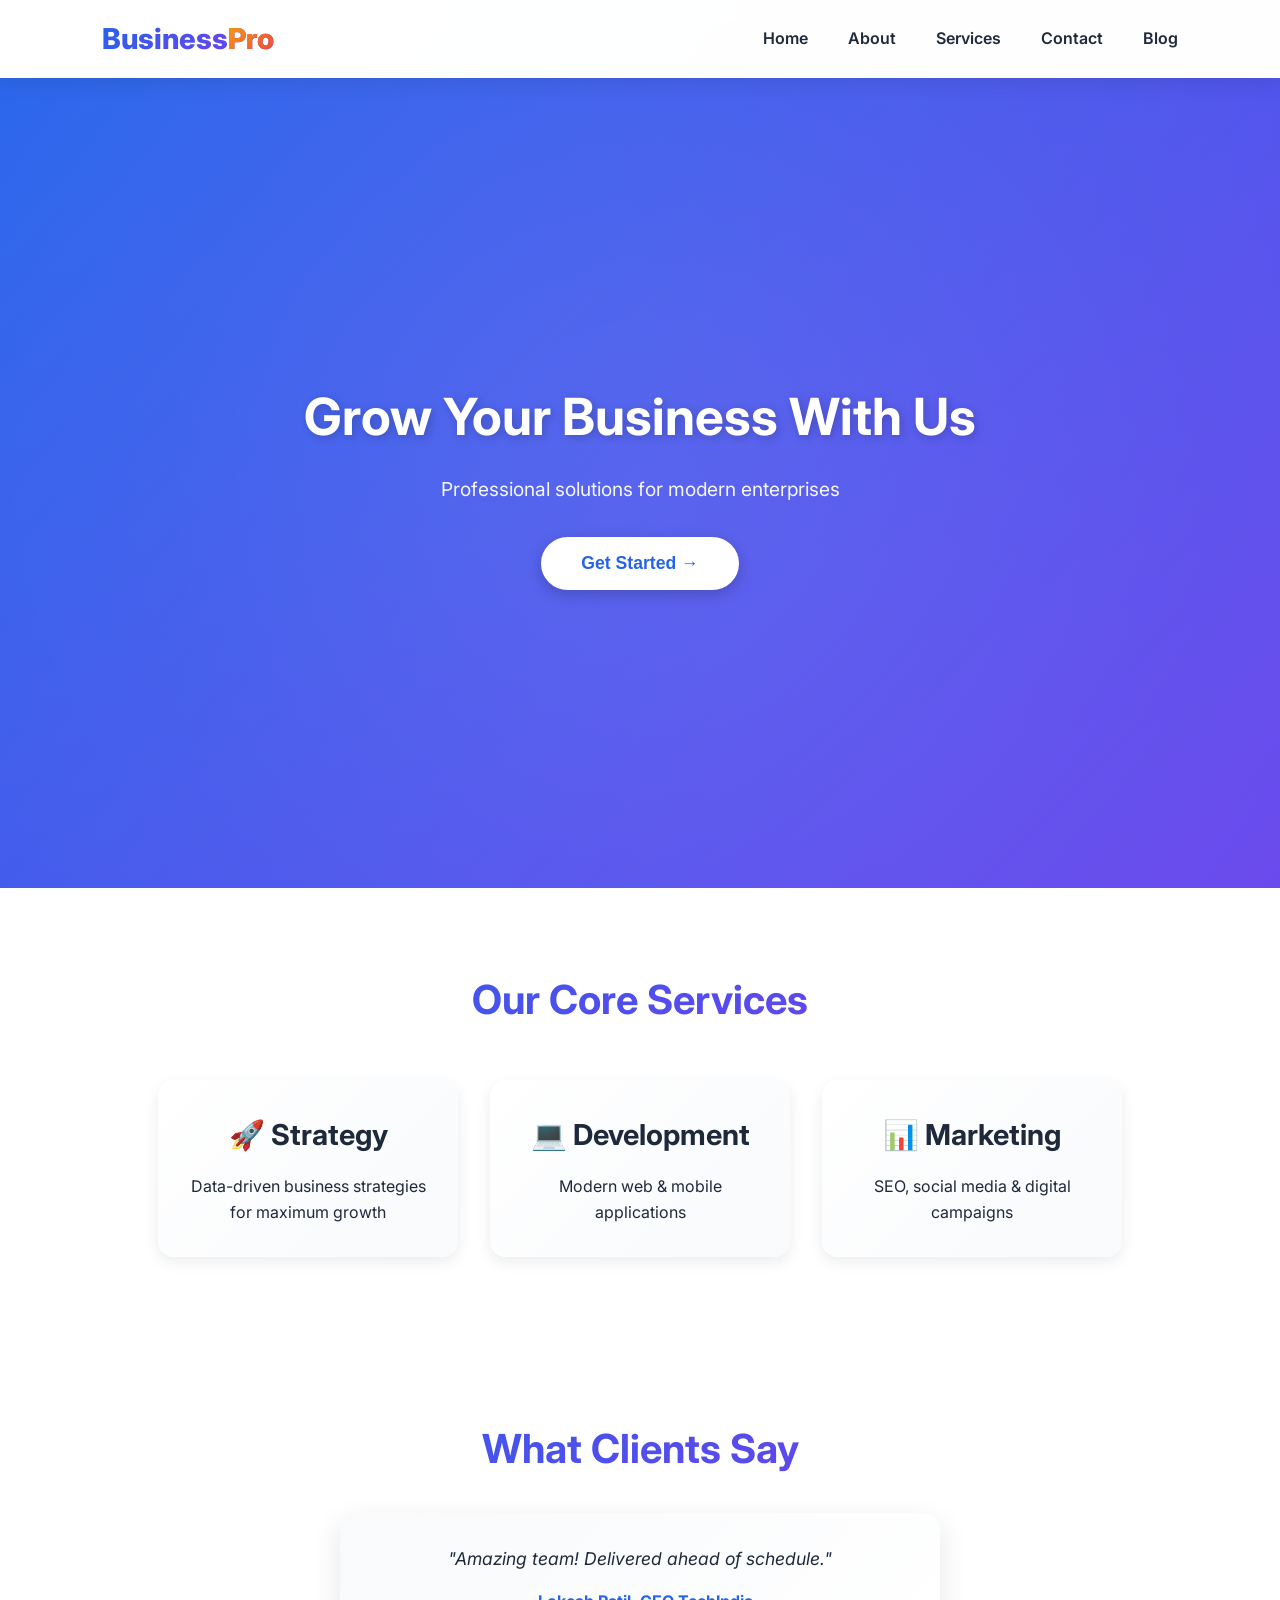
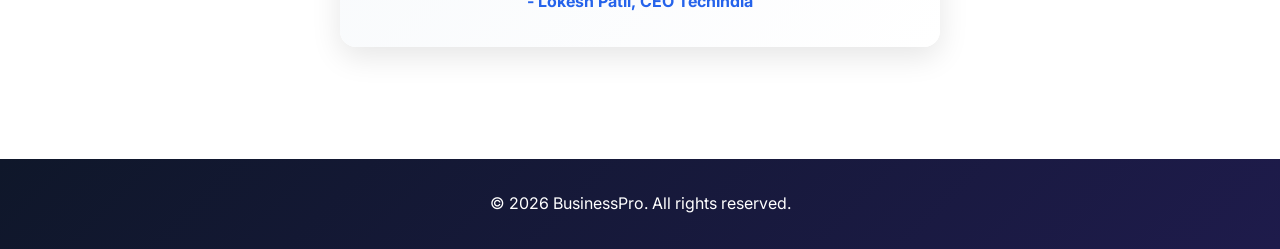
<file: index.html>
<!DOCTYPE html>
<html lang="en">
<head>
    <meta charset="UTF-8">
    <meta name="viewport" content="width=device-width, initial-scale=1.0">
    <title>Business Pro | Home</title>
    <link rel="stylesheet" href="style.css">
    <link rel="stylesheet" href="responsive.css">
    <link href="https://fonts.googleapis.com/css2?family=Inter:wght@300;400;600;700&display=swap" rel="stylesheet">
</head>
<body>
    <nav class="navbar">
        <div class="logo">Business<span>Pro</span></div>
        <ul class="nav-links">
            <li><a href="index.html">Home</a></li>
            <li><a href="about.html">About</a></li>
            <li><a href="services.html">Services</a></li>
            <li><a href="contact.html">Contact</a></li>
            <li><a href="blog.html">Blog</a></li>
        </ul>
        <div class="hamburger">☰</div>
    </nav>

    <section class="hero">
        <div class="hero-content">
            <h1>Grow Your Business With Us</h1>
            <p>Professional solutions for modern enterprises</p>
            <button class="cta-btn" onclick="location.href='contact.html'">Get Started →</button>
        </div>
    </section>

    <section class="services-section">
        <h2>Our Core Services</h2>
        <div class="services-container">
            <div class="service-card">
                <h3>🚀 Strategy</h3>
                <p>Data-driven business strategies for maximum growth</p>
            </div>
            <div class="service-card">
                <h3>💻 Development</h3>
                <p>Modern web & mobile applications</p>
            </div>
            <div class="service-card">
                <h3>📊 Marketing</h3>
                <p>SEO, social media & digital campaigns</p>
            </div>
        </div>
    </section>

    <section class="testimonials">
        <h2>What Clients Say</h2>
        <div class="testimonial-card">
            <p>"Amazing team! Delivered ahead of schedule."</p>
            <h4>- Lokesh Patil, CEO TechIndia</h4>
        </div>
    </section>

    <footer>
        <p>&copy; 2026 BusinessPro. All rights reserved.</p>
    </footer>

    <script src="main.js"></script>
</body>
</html>
</file>
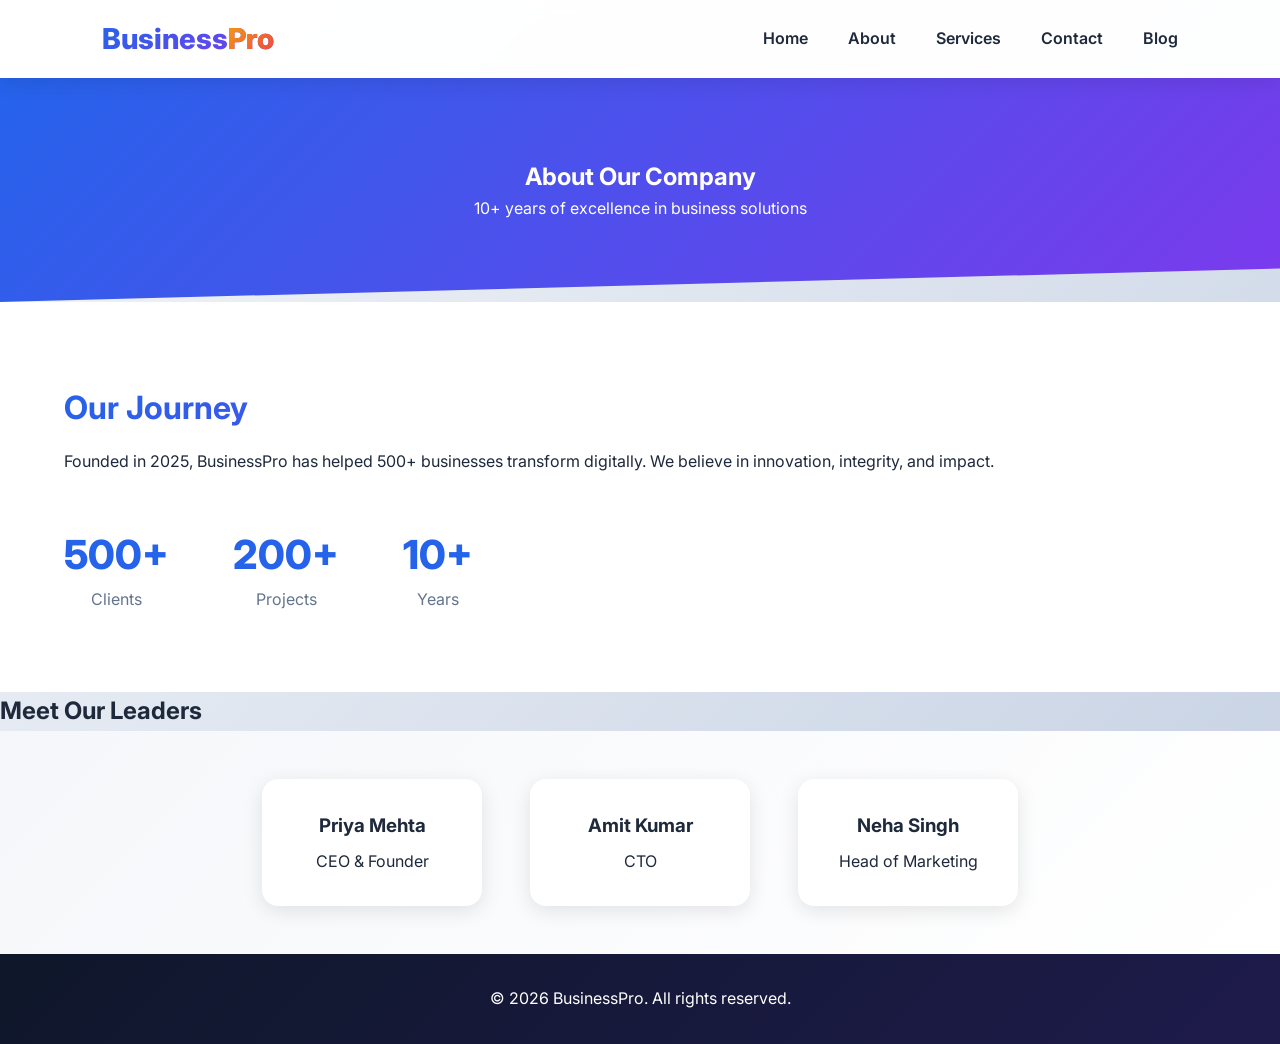
<file: about.html>
<!DOCTYPE html>
<html lang="en">
<head>
    <meta charset="UTF-8">
    <meta name="viewport" content="width=device-width, initial-scale=1.0">
    <title>About Us - BusinessPro</title>
    <link rel="stylesheet" href="style.css">
    <link rel="stylesheet" href="responsive.css">
    <link href="https://fonts.googleapis.com/css2?family=Inter:wght@300;400;600;700&display=swap" rel="stylesheet">
</head>
<body>
    <nav class="navbar">
        <div class="logo">Business<span>Pro</span></div>
        <ul class="nav-links">
            <li><a href="index.html">Home</a></li>
            <li><a href="about.html">About</a></li>
            <li><a href="services.html">Services</a></li>
            <li><a href="contact.html">Contact</a></li>
            <li><a href="blog.html">Blog</a></li>
        </ul>
        <div class="hamburger">☰</div>
    </nav>

    <section class="about-hero">
        <h1>About Our Company</h1>
        <p>10+ years of excellence in business solutions</p>
    </section>

    <section class="story">
        <div class="story-text">
            <h2>Our Journey</h2>
            <p>Founded in 2025, BusinessPro has helped 500+ businesses transform digitally. We believe in innovation, integrity, and impact.</p>
        </div>
        <div class="stats">
            <div class="stat"><h3>500+</h3><p>Clients</p></div>
            <div class="stat"><h3>200+</h3><p>Projects</p></div>
            <div class="stat"><h3>10+</h3><p>Years</p></div>
        </div>
    </section>

    <section class="team">
        <h2>Meet Our Leaders</h2>
        <div class="team-container">
            <div class="team-member">
                <h3>Priya Mehta</h3>
                <p>CEO & Founder</p>
            </div>
            <div class="team-member">
                <h3>Amit Kumar</h3>
                <p>CTO</p>
            </div>
            <div class="team-member">
                <h3>Neha Singh</h3>
                <p>Head of Marketing</p>
            </div>
        </div>
    </section>

    <footer>
        <p>&copy; 2026 BusinessPro. All rights reserved.</p>
    </footer>

    <script src="main.js"></script>
</body>
</html>
</file>
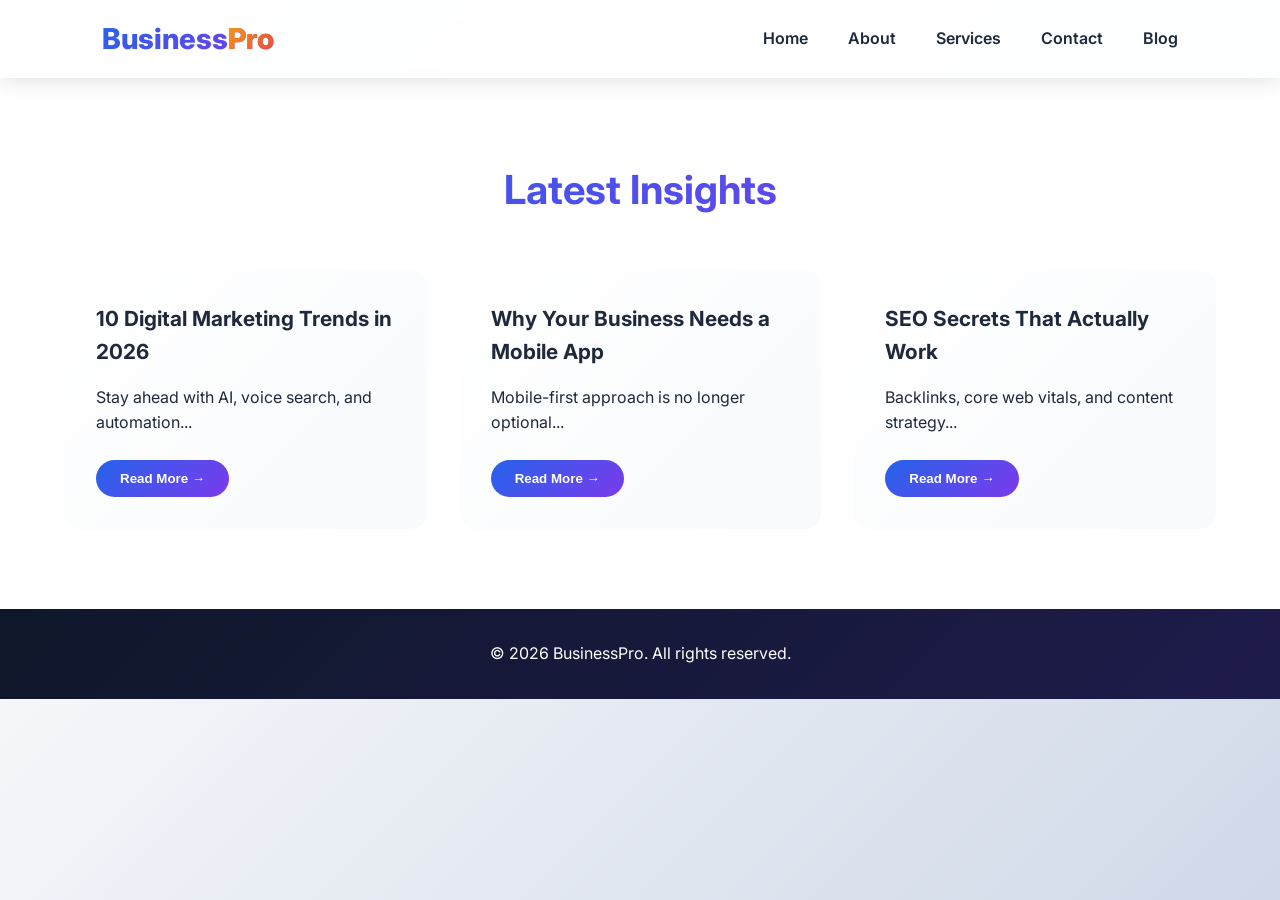
<file: blog.html>
<!DOCTYPE html>
<html lang="en">
<head>
    <meta charset="UTF-8">
    <meta name="viewport" content="width=device-width, initial-scale=1.0">
    <title>Blog - BusinessPro</title>
    <link rel="stylesheet" href="style.css">
    <link rel="stylesheet" href="responsive.css">
    <link href="https://fonts.googleapis.com/css2?family=Inter:wght@300;400;600;700&display=swap" rel="stylesheet">
</head>
<body>
    <nav class="navbar">
        <div class="logo">Business<span>Pro</span></div>
        <ul class="nav-links">
            <li><a href="index.html">Home</a></li>
            <li><a href="about.html">About</a></li>
            <li><a href="services.html">Services</a></li>
            <li><a href="contact.html">Contact</a></li>
            <li><a href="blog.html">Blog</a></li>
        </ul>
        <div class="hamburger">☰</div>
    </nav>

    <section class="blog-page">
        <h1>Latest Insights</h1>
        <div class="blog-list">
            <div class="blog-post">
                <h3>10 Digital Marketing Trends in 2026</h3>
                <p>Stay ahead with AI, voice search, and automation...</p>
                <button class="read-more">Read More →</button>
            </div>
            <div class="blog-post">
                <h3>Why Your Business Needs a Mobile App</h3>
                <p>Mobile-first approach is no longer optional...</p>
                <button class="read-more">Read More →</button>
            </div>
            <div class="blog-post">
                <h3>SEO Secrets That Actually Work</h3>
                <p>Backlinks, core web vitals, and content strategy...</p>
                <button class="read-more">Read More →</button>
            </div>
        </div>
    </section>

    <footer>
        <p>&copy; 2026 BusinessPro. All rights reserved.</p>
    </footer>

    <script src="main.js"></script>
</body>
</html>
</file>
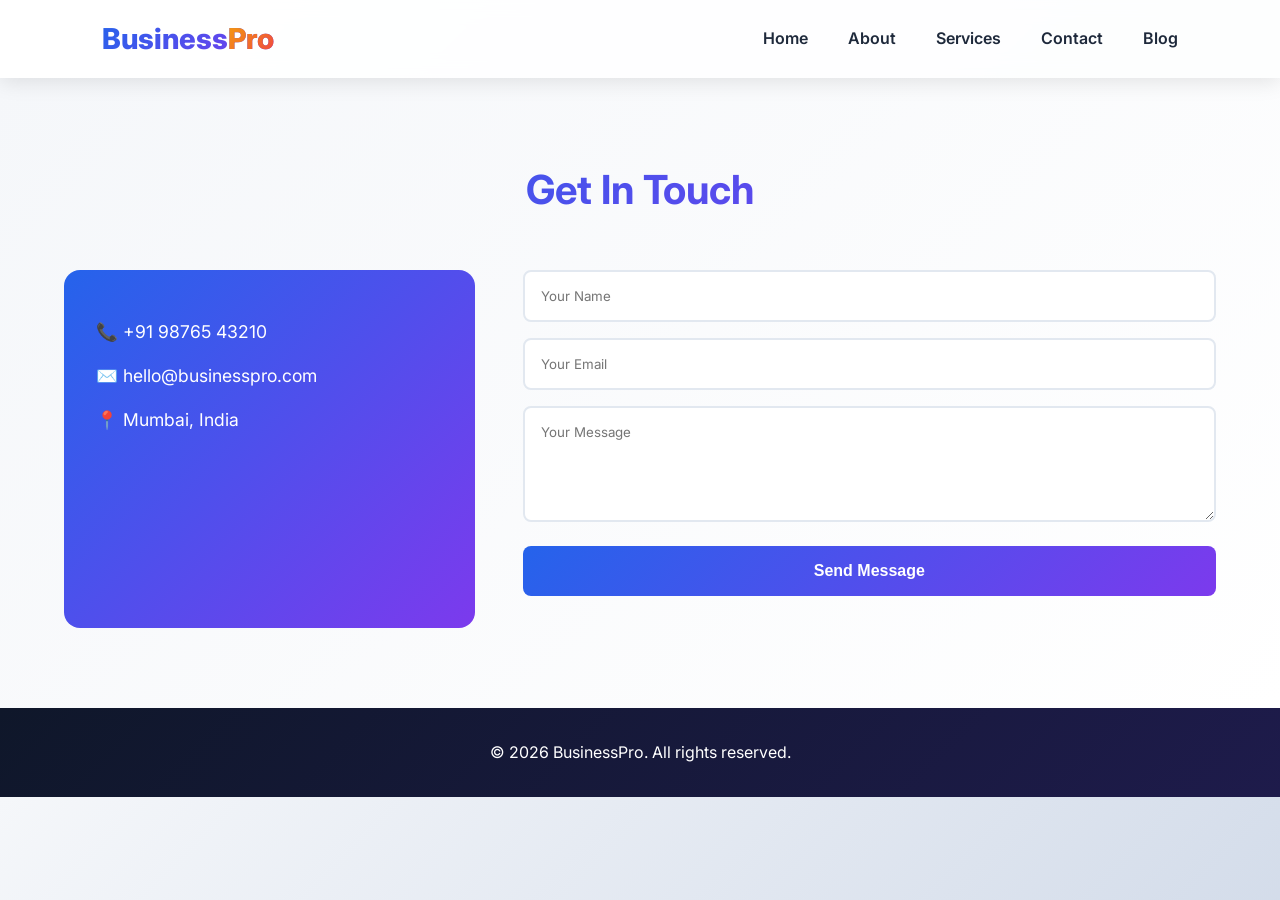
<file: contact.html>
<!DOCTYPE html>
<html lang="en">
<head>
    <meta charset="UTF-8">
    <meta name="viewport" content="width=device-width, initial-scale=1.0">
    <title>Contact Us - BusinessPro</title>
    <link rel="stylesheet" href="style.css">
    <link rel="stylesheet" href="responsive.css">
    <link href="https://fonts.googleapis.com/css2?family=Inter:wght@300;400;600;700&display=swap" rel="stylesheet">
</head>
<body>
    <nav class="navbar">
        <div class="logo">Business<span>Pro</span></div>
        <ul class="nav-links">
            <li><a href="index.html">Home</a></li>
            <li><a href="about.html">About</a></li>
            <li><a href="services.html">Services</a></li>
            <li><a href="contact.html">Contact</a></li>
            <li><a href="blog.html">Blog</a></li>
        </ul>
        <div class="hamburger">☰</div>
    </nav>

    <section class="contact-page">
        <h1>Get In Touch</h1>
        <div class="contact-container">
            <div class="contact-info">
                <p>📞 +91 98765 43210</p>
                <p>✉️ hello@businesspro.com</p>
                <p>📍 Mumbai, India</p>
            </div>
            <div class="contact-form">
                <form id="contactForm">
                    <input type="text" id="name" placeholder="Your Name" required>
                    <input type="email" id="email" placeholder="Your Email" required>
                    <textarea id="message" rows="5" placeholder="Your Message" required></textarea>
                    <button type="submit" class="submit-btn">Send Message</button>
                    <div id="formMessage" class="form-message"></div>
                </form>
            </div>
        </div>
    </section>

    <footer>
        <p>&copy; 2026 BusinessPro. All rights reserved.</p>
    </footer>

    <script src="main.js"></script>
</body>
</html>
</file>
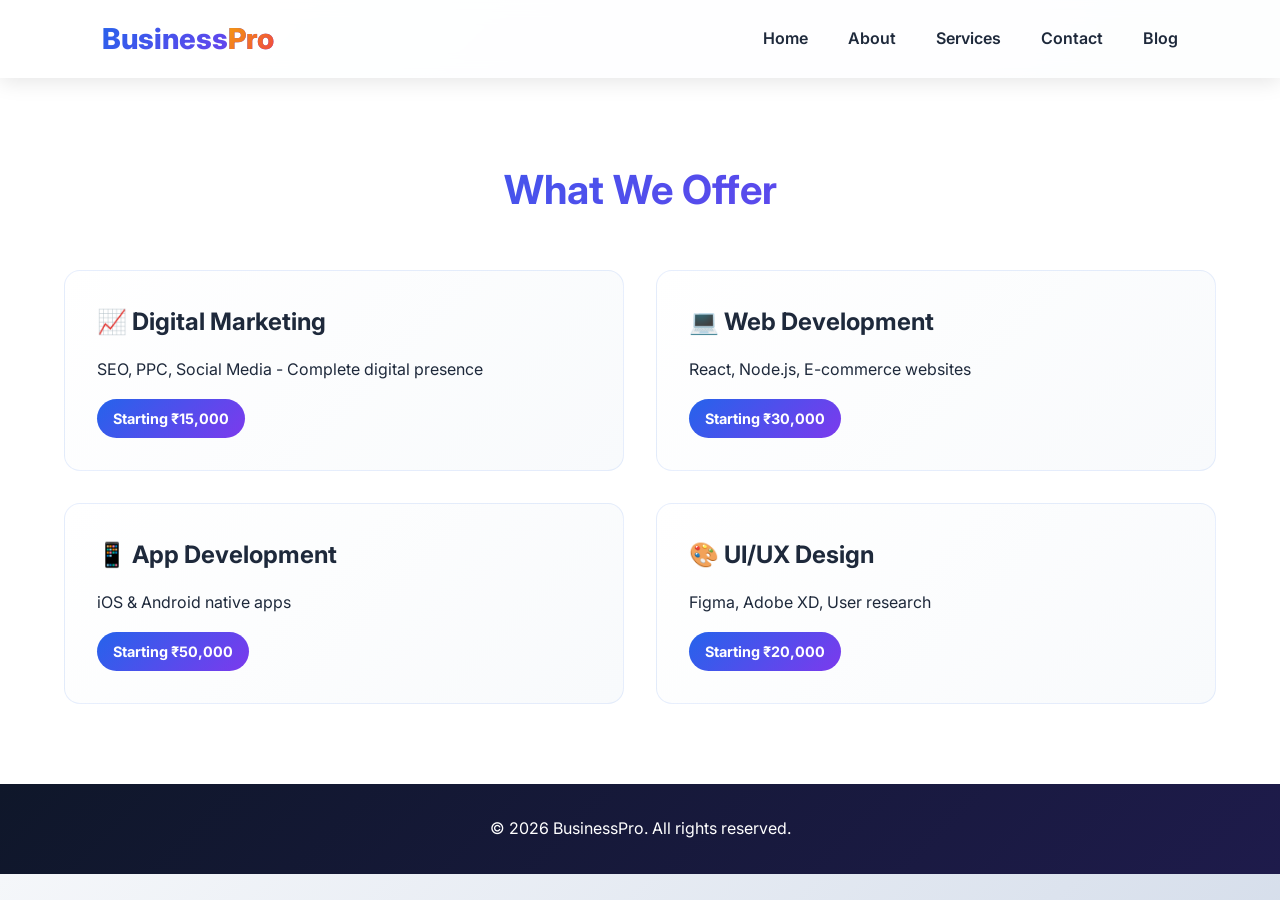
<file: services.html>
<!DOCTYPE html>
<html lang="en">
<head>
    <meta charset="UTF-8">
    <meta name="viewport" content="width=device-width, initial-scale=1.0">
    <title>Services - BusinessPro</title>
    <link rel="stylesheet" href="style.css">
    <link rel="stylesheet" href="responsive.css">
    <link href="https://fonts.googleapis.com/css2?family=Inter:wght@300;400;600;700&display=swap" rel="stylesheet">
</head>
<body>
    <nav class="navbar">
        <div class="logo">Business<span>Pro</span></div>
        <ul class="nav-links">
            <li><a href="index.html">Home</a></li>
            <li><a href="about.html">About</a></li>
            <li><a href="services.html">Services</a></li>
            <li><a href="contact.html">Contact</a></li>
            <li><a href="blog.html">Blog</a></li>
        </ul>
        <div class="hamburger">☰</div>
    </nav>

    <section class="services-detailed">
        <h1>What We Offer</h1>
        <div class="service-list">
            <div class="service-item">
                <h3>📈 Digital Marketing</h3>
                <p>SEO, PPC, Social Media - Complete digital presence</p>
                <span class="price">Starting ₹15,000</span>
            </div>
            <div class="service-item">
                <h3>💻 Web Development</h3>
                <p>React, Node.js, E-commerce websites</p>
                <span class="price">Starting ₹30,000</span>
            </div>
            <div class="service-item">
                <h3>📱 App Development</h3>
                <p>iOS & Android native apps</p>
                <span class="price">Starting ₹50,000</span>
            </div>
            <div class="service-item">
                <h3>🎨 UI/UX Design</h3>
                <p>Figma, Adobe XD, User research</p>
                <span class="price">Starting ₹20,000</span>
            </div>
        </div>
    </section>

    <footer>
        <p>&copy; 2026 BusinessPro. All rights reserved.</p>
    </footer>

    <script src="main.js"></script>
</body>
</html>
</file>
<file: style.css>
* {
    margin: 0;
    padding: 0;
    box-sizing: border-box;
}

body {
    font-family: 'Inter', sans-serif;
    line-height: 1.6;
    color: #1e293b;
    background: linear-gradient(135deg, #f5f7fa 0%, #c3cfe2 100%);
    overflow-x: hidden;
}

/* Custom Scrollbar */
::-webkit-scrollbar {
    width: 10px;
}
::-webkit-scrollbar-track {
    background: #f1f1f1;
}
::-webkit-scrollbar-thumb {
    background: linear-gradient(45deg, #2563eb, #1e40af);
    border-radius: 10px;
}
::-webkit-scrollbar-thumb:hover {
    background: linear-gradient(45deg, #1e40af, #2563eb);
}

/* Navbar - Glassmorphism */
.navbar {
    display: flex;
    justify-content: space-between;
    align-items: center;
    padding: 1rem 5%;
    background: rgba(255, 255, 255, 0.95);
    backdrop-filter: blur(10px);
    box-shadow: 0 4px 20px rgba(0,0,0,0.1);
    position: sticky;
    top: 0;
    z-index: 100;
    animation: slideDown 0.5s ease;
}

@keyframes slideDown {
    from {
        transform: translateY(-100%);
        opacity: 0;
    }
    to {
        transform: translateY(0);
        opacity: 1;
    }
}

.logo {
    font-size: 1.8rem;
    font-weight: 800;
    background: linear-gradient(135deg, #2563eb, #7c3aed);
    -webkit-background-clip: text;
    background-clip: text;
    color: transparent;
    animation: glow 2s ease-in-out infinite;
}

@keyframes glow {
    0%, 100% { opacity: 1; }
    50% { opacity: 0.8; }
}

.logo span {
    background: linear-gradient(135deg, #f59e0b, #ef4444);
    -webkit-background-clip: text;
    background-clip: text;
    color: transparent;
}

.nav-links {
    display: flex;
    list-style: none;
    gap: 2.5rem;
}

.nav-links a {
    text-decoration: none;
    color: #1e293b;
    font-weight: 600;
    transition: all 0.3s;
    position: relative;
}

.nav-links a::before {
    content: '';
    position: absolute;
    bottom: -5px;
    left: 0;
    width: 0;
    height: 3px;
    background: linear-gradient(90deg, #2563eb, #7c3aed);
    transition: width 0.3s;
    border-radius: 5px;
}

.nav-links a:hover::before {
    width: 100%;
}

.nav-links a:hover {
    color: #2563eb;
    transform: translateY(-2px);
}

.hamburger {
    display: none;
    font-size: 1.8rem;
    cursor: pointer;
    transition: transform 0.3s;
}

.hamburger:hover {
    transform: rotate(90deg);
}

/* Hero Section - Animated Gradient */
.hero {
    height: 90vh;
    background: linear-gradient(135deg, #2563eb, #7c3aed, #ec4899, #f59e0b);
    background-size: 400% 400%;
    animation: gradientShift 10s ease infinite;
    display: flex;
    align-items: center;
    justify-content: center;
    text-align: center;
    color: white;
    position: relative;
    overflow: hidden;
}

@keyframes gradientShift {
    0% { background-position: 0% 50%; }
    50% { background-position: 100% 50%; }
    100% { background-position: 0% 50%; }
}

.hero::before {
    content: '';
    position: absolute;
    top: -50%;
    left: -50%;
    width: 200%;
    height: 200%;
    background: radial-gradient(circle, rgba(255,255,255,0.1) 0%, transparent 70%);
    animation: rotate 20s linear infinite;
}

@keyframes rotate {
    from { transform: rotate(0deg); }
    to { transform: rotate(360deg); }
}

.hero-content {
    z-index: 1;
    animation: fadeInUp 1s ease;
}

@keyframes fadeInUp {
    from {
        opacity: 0;
        transform: translateY(50px);
    }
    to {
        opacity: 1;
        transform: translateY(0);
    }
}

.hero-content h1 {
    font-size: 4rem;
    margin-bottom: 1rem;
    text-shadow: 2px 2px 10px rgba(0,0,0,0.2);
}

.hero-content p {
    font-size: 1.2rem;
    opacity: 0.95;
}

.cta-btn {
    margin-top: 2rem;
    padding: 1rem 2.5rem;
    font-size: 1.1rem;
    background: white;
    color: #2563eb;
    border: none;
    border-radius: 50px;
    cursor: pointer;
    font-weight: 700;
    transition: all 0.3s;
    box-shadow: 0 4px 15px rgba(0,0,0,0.2);
    position: relative;
    overflow: hidden;
}

.cta-btn::before {
    content: '';
    position: absolute;
    top: 50%;
    left: 50%;
    width: 0;
    height: 0;
    background: rgba(37, 99, 235, 0.2);
    border-radius: 50%;
    transform: translate(-50%, -50%);
    transition: width 0.6s, height 0.6s;
}

.cta-btn:hover::before {
    width: 300px;
    height: 300px;
}

.cta-btn:hover {
    transform: translateY(-5px);
    box-shadow: 0 8px 25px rgba(0,0,0,0.3);
}

/* Services Section */
.services-section, .testimonials {
    padding: 5rem 5%;
    text-align: center;
    background: white;
}

.services-section h2, .testimonials h2 {
    font-size: 2.5rem;
    margin-bottom: 1rem;
    background: linear-gradient(135deg, #2563eb, #7c3aed);
    -webkit-background-clip: text;
    background-clip: text;
    color: transparent;
}

.services-container {
    display: flex;
    gap: 2rem;
    justify-content: center;
    margin-top: 3rem;
    flex-wrap: wrap;
}

.service-card {
    background: linear-gradient(135deg, #ffffff, #f8fafc);
    padding: 2rem;
    border-radius: 1rem;
    width: 300px;
    transition: all 0.4s;
    box-shadow: 0 5px 15px rgba(0,0,0,0.08);
    position: relative;
    overflow: hidden;
}

.service-card::before {
    content: '';
    position: absolute;
    top: 0;
    left: -100%;
    width: 100%;
    height: 100%;
    background: linear-gradient(90deg, transparent, rgba(37, 99, 235, 0.1), transparent);
    transition: left 0.5s;
}

.service-card:hover::before {
    left: 100%;
}

.service-card:hover {
    transform: translateY(-10px) scale(1.02);
    box-shadow: 0 20px 40px rgba(37, 99, 235, 0.2);
}

.service-card h3 {
    font-size: 1.8rem;
    margin-bottom: 1rem;
}

/* Testimonials */
.testimonial-card {
    background: linear-gradient(135deg, #f8fafc, #ffffff);
    padding: 2rem;
    border-radius: 1rem;
    max-width: 600px;
    margin: 2rem auto;
    box-shadow: 0 10px 30px rgba(0,0,0,0.1);
    transition: transform 0.3s;
}

.testimonial-card:hover {
    transform: scale(1.02);
}

.testimonial-card p {
    font-size: 1.1rem;
    font-style: italic;
}

.testimonial-card h4 {
    margin-top: 1rem;
    color: #2563eb;
}

/* Footer */
footer {
    background: linear-gradient(135deg, #0f172a, #1e1b4b);
    color: white;
    text-align: center;
    padding: 2rem;
    position: relative;
    overflow: hidden;
}

footer::before {
    content: '';
    position: absolute;
    top: 0;
    left: -100%;
    width: 100%;
    height: 2px;
    background: linear-gradient(90deg, transparent, #2563eb, transparent);
    animation: borderGlow 3s infinite;
}

@keyframes borderGlow {
    0% { left: -100%; }
    100% { left: 100%; }
}

/* About Page */
.about-hero {
    background: linear-gradient(135deg, #2563eb, #7c3aed);
    color: white;
    text-align: center;
    padding: 5rem;
    clip-path: polygon(0 0, 100% 0, 100% 85%, 0 100%);
}

.story {
    display: flex;
    justify-content: space-between;
    padding: 5rem 5%;
    gap: 3rem;
    flex-wrap: wrap;
    background: white;
}

.story-text h2 {
    font-size: 2rem;
    margin-bottom: 1rem;
    background: linear-gradient(135deg, #2563eb, #7c3aed);
    -webkit-background-clip: text;
    background-clip: text;
    color: transparent;
}

.stats {
    display: flex;
    gap: 4rem;
}

.stat {
    text-align: center;
    animation: fadeInUp 0.8s ease;
}

.stat h3 {
    font-size: 2.5rem;
    color: #2563eb;
    font-weight: 800;
}

.stat p {
    font-size: 1rem;
    color: #64748b;
}

.team-container {
    display: flex;
    justify-content: center;
    gap: 3rem;
    flex-wrap: wrap;
    padding: 3rem;
    background: linear-gradient(135deg, #f5f7fa, #ffffff);
}

.team-member {
    background: white;
    padding: 2rem;
    border-radius: 1rem;
    width: 220px;
    text-align: center;
    transition: all 0.4s;
    box-shadow: 0 5px 20px rgba(0,0,0,0.1);
    cursor: pointer;
}

.team-member:hover {
    transform: translateY(-10px) rotate(2deg);
    box-shadow: 0 15px 40px rgba(37, 99, 235, 0.2);
}

.team-member h3 {
    color: #1e293b;
    margin-bottom: 0.5rem;
}

/* Services Page */
.services-detailed {
    padding: 5rem 5%;
    background: white;
}

.services-detailed h1 {
    font-size: 2.5rem;
    text-align: center;
    background: linear-gradient(135deg, #2563eb, #7c3aed);
    -webkit-background-clip: text;
    background-clip: text;
    color: transparent;
    margin-bottom: 3rem;
}

.service-list {
    display: grid;
    grid-template-columns: repeat(auto-fit, minmax(320px, 1fr));
    gap: 2rem;
    margin-top: 2rem;
}

.service-item {
    background: linear-gradient(135deg, #ffffff, #f8fafc);
    padding: 2rem;
    border-radius: 1rem;
    transition: all 0.4s;
    border: 1px solid rgba(37, 99, 235, 0.1);
    cursor: pointer;
}

.service-item:hover {
    transform: translateY(-8px);
    border-color: #2563eb;
    box-shadow: 0 15px 40px rgba(37, 99, 235, 0.15);
}

.service-item h3 {
    font-size: 1.5rem;
    margin-bottom: 1rem;
    color: #1e293b;
}

.price {
    display: inline-block;
    margin-top: 1rem;
    padding: 0.5rem 1rem;
    background: linear-gradient(135deg, #2563eb, #7c3aed);
    color: white;
    border-radius: 50px;
    font-weight: bold;
    font-size: 0.9rem;
}

/* Contact Page */
.contact-page {
    padding: 5rem 5%;
    background: linear-gradient(135deg, #f5f7fa, #ffffff);
}

.contact-page h1 {
    font-size: 2.5rem;
    text-align: center;
    background: linear-gradient(135deg, #2563eb, #7c3aed);
    -webkit-background-clip: text;
    background-clip: text;
    color: transparent;
    margin-bottom: 3rem;
}

.contact-container {
    display: flex;
    gap: 3rem;
    margin-top: 2rem;
    flex-wrap: wrap;
}

.contact-info {
    flex: 1;
    background: linear-gradient(135deg, #2563eb, #7c3aed);
    padding: 2rem;
    border-radius: 1rem;
    color: white;
    transform: translateY(0);
    transition: transform 0.3s;
}

.contact-info:hover {
    transform: translateY(-5px);
}

.contact-info p {
    margin: 1rem 0;
    font-size: 1.1rem;
}

.contact-form {
    flex: 2;
}

.contact-form input, .contact-form textarea {
    width: 100%;
    padding: 1rem;
    margin-bottom: 1rem;
    border: 2px solid #e2e8f0;
    border-radius: 0.5rem;
    font-family: inherit;
    transition: all 0.3s;
    background: white;
}

.contact-form input:focus, .contact-form textarea:focus {
    outline: none;
    border-color: #2563eb;
    box-shadow: 0 0 0 3px rgba(37, 99, 235, 0.1);
    transform: scale(1.01);
}

.submit-btn {
    background: linear-gradient(135deg, #2563eb, #7c3aed);
    color: white;
    padding: 1rem 2rem;
    border: none;
    border-radius: 0.5rem;
    cursor: pointer;
    font-size: 1rem;
    font-weight: 600;
    transition: all 0.3s;
    width: 100%;
}

.submit-btn:hover {
    transform: translateY(-2px);
    box-shadow: 0 10px 25px rgba(37, 99, 235, 0.3);
}

.form-message {
    margin-top: 1rem;
    padding: 0.5rem;
    border-radius: 0.5rem;
    animation: fadeInUp 0.3s ease;
}

/* Blog Page */
.blog-page {
    padding: 5rem 5%;
    background: white;
}

.blog-page h1 {
    font-size: 2.5rem;
    text-align: center;
    background: linear-gradient(135deg, #2563eb, #7c3aed);
    -webkit-background-clip: text;
    background-clip: text;
    color: transparent;
    margin-bottom: 3rem;
}

.blog-list {
    display: grid;
    grid-template-columns: repeat(auto-fit, minmax(320px, 1fr));
    gap: 2rem;
    margin-top: 2rem;
}

.blog-post {
    background: linear-gradient(135deg, #ffffff, #f8fafc);
    padding: 2rem;
    border-radius: 1rem;
    transition: all 0.4s;
    cursor: pointer;
    position: relative;
    overflow: hidden;
}

.blog-post::after {
    content: '';
    position: absolute;
    bottom: 0;
    left: 0;
    width: 0;
    height: 3px;
    background: linear-gradient(90deg, #2563eb, #7c3aed);
    transition: width 0.4s;
}

.blog-post:hover::after {
    width: 100%;
}

.blog-post:hover {
    transform: translateY(-8px);
    box-shadow: 0 20px 40px rgba(0,0,0,0.1);
}

.blog-post h3 {
    font-size: 1.3rem;
    margin-bottom: 1rem;
    color: #1e293b;
}

.read-more {
    margin-top: 1.5rem;
    background: linear-gradient(135deg, #2563eb, #7c3aed);
    border: none;
    padding: 0.7rem 1.5rem;
    border-radius: 50px;
    color: white;
    cursor: pointer;
    font-weight: 600;
    transition: all 0.3s;
}

.read-more:hover {
    transform: translateX(5px);
    box-shadow: 0 5px 15px rgba(37, 99, 235, 0.3);
}
</file>
<file: responsive.css>
/* ============================================ */
/* MOBILE FIRST APPROACH - Base styles for mobile */
/* ============================================ */

/* Small Mobile Devices (up to 480px) */
@media (max-width: 480px) {
    /* Navigation */
    .navbar {
        padding: 0.8rem 4%;
    }
    
    .logo {
        font-size: 1.3rem;
    }
    
    .nav-links {
        display: none;
        flex-direction: column;
        position: absolute;
        top: 60px;
        left: 0;
        width: 100%;
        background: rgba(255, 255, 255, 0.98);
        backdrop-filter: blur(10px);
        padding: 1rem;
        box-shadow: 0 10px 20px rgba(0,0,0,0.1);
        gap: 1rem;
        text-align: center;
    }
    
    .nav-links.active {
        display: flex;
    }
    
    .nav-links li {
        padding: 0.5rem;
    }
    
    .hamburger {
        display: block;
        font-size: 1.6rem;
    }
    
    /* Hero Section */
    .hero {
        height: 100vh;
        min-height: 500px;
    }
    
    .hero-content h1 {
        font-size: 1.8rem;
        padding: 0 1rem;
    }
    
    .hero-content p {
        font-size: 1rem;
        padding: 0 1rem;
    }
    
    .cta-btn {
        padding: 0.8rem 1.8rem;
        font-size: 1rem;
    }
    
    /* Services Section */
    .services-section, .testimonials {
        padding: 3rem 4%;
    }
    
    .services-section h2, .testimonials h2 {
        font-size: 1.8rem;
    }
    
    .services-container {
        flex-direction: column;
        align-items: center;
        gap: 1.5rem;
    }
    
    .service-card {
        width: 100%;
        max-width: 320px;
        padding: 1.5rem;
    }
    
    .service-card h3 {
        font-size: 1.4rem;
    }
    
    /* Testimonials */
    .testimonial-card {
        padding: 1.5rem;
        margin: 1rem;
    }
    
    .testimonial-card p {
        font-size: 0.95rem;
    }
    
    /* About Page */
    .about-hero {
        padding: 3rem 1rem;
    }
    
    .about-hero h1 {
        font-size: 1.8rem;
    }
    
    .story {
        padding: 3rem 4%;
        gap: 2rem;
    }
    
    .story-text h2 {
        font-size: 1.6rem;
    }
    
    .story-text p {
        font-size: 0.95rem;
        padding: 0 0.5rem;
    }
    
    .stats {
        flex-direction: column;
        gap: 1.5rem;
        align-items: center;
    }
    
    .stat h3 {
        font-size: 2rem;
    }
    
    .team-container {
        gap: 1.5rem;
        padding: 2rem 1rem;
    }
    
    .team-member {
        width: 100%;
        max-width: 250px;
        padding: 1.5rem;
    }
    
    /* Services Page */
    .services-detailed {
        padding: 3rem 4%;
    }
    
    .services-detailed h1 {
        font-size: 1.8rem;
    }
    
    .service-list {
        grid-template-columns: 1fr;
        gap: 1.5rem;
    }
    
    .service-item {
        padding: 1.5rem;
    }
    
    .service-item h3 {
        font-size: 1.3rem;
    }
    
    /* Contact Page */
    .contact-page {
        padding: 3rem 4%;
    }
    
    .contact-page h1 {
        font-size: 1.8rem;
    }
    
    .contact-container {
        flex-direction: column;
        gap: 1.5rem;
    }
    
    .contact-info {
        padding: 1.5rem;
    }
    
    .contact-info p {
        font-size: 1rem;
    }
    
    .contact-form input, 
    .contact-form textarea {
        padding: 0.8rem;
        font-size: 0.95rem;
    }
    
    .submit-btn {
        padding: 0.8rem;
        font-size: 0.95rem;
    }
    
    /* Blog Page */
    .blog-page {
        padding: 3rem 4%;
    }
    
    .blog-page h1 {
        font-size: 1.8rem;
    }
    
    .blog-list {
        grid-template-columns: 1fr;
        gap: 1.5rem;
    }
    
    .blog-post {
        padding: 1.5rem;
    }
    
    .blog-post h3 {
        font-size: 1.2rem;
    }
    
    /* Footer */
    footer {
        padding: 1.5rem;
        font-size: 0.9rem;
    }
}

/* ============================================ */
/* Medium Mobile Devices (481px to 768px) */
/* ============================================ */
@media (min-width: 481px) and (max-width: 768px) {
    /* Navigation */
    .navbar {
        padding: 1rem 5%;
    }
    
    .logo {
        font-size: 1.5rem;
    }
    
    .nav-links {
        display: none;
        flex-direction: column;
        position: absolute;
        top: 70px;
        left: 0;
        width: 100%;
        background: rgba(255, 255, 255, 0.98);
        backdrop-filter: blur(10px);
        padding: 1rem;
        box-shadow: 0 10px 20px rgba(0,0,0,0.1);
        gap: 1rem;
        text-align: center;
    }
    
    .nav-links.active {
        display: flex;
    }
    
    .hamburger {
        display: block;
    }
    
    /* Hero Section */
    .hero {
        height: 80vh;
    }
    
    .hero-content h1 {
        font-size: 2.2rem;
    }
    
    /* Services Section */
    .services-container {
        flex-wrap: wrap;
        justify-content: center;
        gap: 1.5rem;
    }
    
    .service-card {
        width: calc(50% - 1rem);
        min-width: 200px;
    }
    
    /* About Page */
    .stats {
        gap: 2rem;
    }
    
    .team-container {
        gap: 2rem;
    }
    
    .team-member {
        width: calc(50% - 1rem);
    }
    
    /* Services Page */
    .service-list {
        grid-template-columns: repeat(2, 1fr);
        gap: 1.5rem;
    }
    
    /* Blog Page */
    .blog-list {
        grid-template-columns: repeat(2, 1fr);
        gap: 1.5rem;
    }
    
    /* Contact Page */
    .contact-container {
        flex-direction: column;
        gap: 2rem;
    }
}

/* ============================================ */
/* Tablet Devices (769px to 1024px) */
/* ============================================ */
@media (min-width: 769px) and (max-width: 1024px) {
    /* Navigation */
    .navbar {
        padding: 1rem 5%;
    }
    
    .nav-links {
        gap: 1.5rem;
    }
    
    /* Hero Section */
    .hero-content h1 {
        font-size: 2.8rem;
    }
    
    /* Services Section */
    .services-container {
        gap: 1.5rem;
    }
    
    .service-card {
        width: calc(33.33% - 1rem);
        min-width: 220px;
    }
    
    /* About Page */
    .story {
        gap: 2rem;
    }
    
    .stats {
        gap: 2rem;
    }
    
    .team-container {
        gap: 2rem;
    }
    
    .team-member {
        width: calc(33.33% - 1.5rem);
    }
    
    /* Services Page */
    .service-list {
        grid-template-columns: repeat(2, 1fr);
        gap: 1.5rem;
    }
    
    /* Blog Page */
    .blog-list {
        grid-template-columns: repeat(2, 1fr);
        gap: 1.5rem;
    }
    
    /* Contact Page */
    .contact-container {
        gap: 2rem;
    }
    
    .contact-info, 
    .contact-form {
        flex: 1;
    }
}

/* ============================================ */
/* Laptop Devices (1025px to 1366px) */
/* ============================================ */
@media (min-width: 1025px) and (max-width: 1366px) {
    /* Navigation */
    .navbar {
        padding: 1rem 8%;
    }
    
    /* Hero Section */
    .hero-content h1 {
        font-size: 3.2rem;
    }
    
    /* Services Section */
    .services-container {
        gap: 2rem;
    }
    
    .service-card {
        width: 300px;
    }
    
    /* Services Page */
    .service-list {
        grid-template-columns: repeat(2, 1fr);
        gap: 2rem;
    }
    
    /* Blog Page */
    .blog-list {
        grid-template-columns: repeat(3, 1fr);
        gap: 2rem;
    }
}

/* ============================================ */
/* Desktop Devices (1367px to 1920px) */
/* ============================================ */
@media (min-width: 1367px) and (max-width: 1920px) {
    /* Navigation */
    .navbar {
        padding: 1rem 10%;
    }
    
    /* Hero Section */
    .hero-content h1 {
        font-size: 4rem;
    }
    
    /* Services Section */
    .services-container {
        gap: 2.5rem;
    }
    
    .service-card {
        width: 350px;
    }
    
    /* Services Page */
    .service-list {
        grid-template-columns: repeat(3, 1fr);
        gap: 2rem;
        max-width: 1400px;
        margin: 0 auto;
    }
    
    /* Blog Page */
    .blog-list {
        grid-template-columns: repeat(3, 1fr);
        gap: 2rem;
        max-width: 1400px;
        margin: 0 auto;
    }
    
    /* Contact Page */
    .contact-container {
        max-width: 1200px;
        margin: 0 auto;
    }
}

/* ============================================ */
/* Ultra Wide Desktop (1921px and above) */
/* ============================================ */
@media (min-width: 1921px) {
    /* Navigation */
    .navbar {
        padding: 1rem 15%;
    }
    
    /* Hero Section */
    .hero-content h1 {
        font-size: 5rem;
    }
    
    .hero-content p {
        font-size: 1.4rem;
    }
    
    /* Services Section */
    .services-container {
        max-width: 1600px;
        margin: 0 auto;
        gap: 3rem;
    }
    
    .service-card {
        width: 400px;
    }
    
    /* All content containers */
    .services-section,
    .testimonials,
    .story,
    .services-detailed,
    .contact-page,
    .blog-page {
        max-width: 1600px;
        margin: 0 auto;
    }
    
    /* Services Page */
    .service-list {
        grid-template-columns: repeat(4, 1fr);
        gap: 2.5rem;
    }
    
    /* Blog Page */
    .blog-list {
        grid-template-columns: repeat(4, 1fr);
        gap: 2.5rem;
    }
}

/* ============================================ */
/* Landscape Mode for Mobile Devices */
/* ============================================ */
@media (max-width: 768px) and (orientation: landscape) {
    .hero {
        height: auto;
        min-height: 400px;
        padding: 4rem 0;
    }
    
    .nav-links {
        max-height: 80vh;
        overflow-y: auto;
    }
    
    .services-container {
        flex-direction: row;
        flex-wrap: wrap;
    }
    
    .service-card {
        width: calc(50% - 1rem);
    }
}

/* ============================================ */
/* Print Styles (for taking printout) */
/* ============================================ */
@media print {
    .navbar,
    .hamburger,
    .cta-btn,
    .read-more,
    .submit-btn,
    footer {
        display: none;
    }
    
    body {
        background: white;
        color: black;
    }
    
    .hero {
        background: white;
        color: black;
        height: auto;
    }
    
    .service-card,
    .team-member,
    .blog-post {
        break-inside: avoid;
        page-break-inside: avoid;
    }
}

/* ============================================ */
/* Dark Mode Support (Optional - if user prefers) */
/* ============================================ */
@media (prefers-color-scheme: dark) {
    body {
        background: #0f172a;
        color: #e2e8f0;
    }
    
    .service-card,
    .team-member,
    .blog-post,
    .service-item,
    .contact-info,
    .testimonial-card {
        background: #1e293b;
        color: #e2e8f0;
    }
    
    .contact-form input, 
    .contact-form textarea {
        background: #334155;
        color: white;
        border-color: #475569;
    }
}

/* ============================================ */
/* Accessibility - Reduced Motion */
/* ============================================ */
@media (prefers-reduced-motion: reduce) {
    *,
    *::before,
    *::after {
        animation-duration: 0.01ms !important;
        animation-iteration-count: 1 !important;
        transition-duration: 0.01ms !important;
        scroll-behavior: auto !important;
    }
}

/* ============================================ */
/* Fix for Very Small Devices (under 320px) */
/* ============================================ */
@media (max-width: 320px) {
    .hero-content h1 {
        font-size: 1.5rem;
    }
    
    .logo {
        font-size: 1.1rem;
    }
    
    .service-card {
        padding: 1rem;
    }
    
    .stat h3 {
        font-size: 1.5rem;
    }
}
</file>
